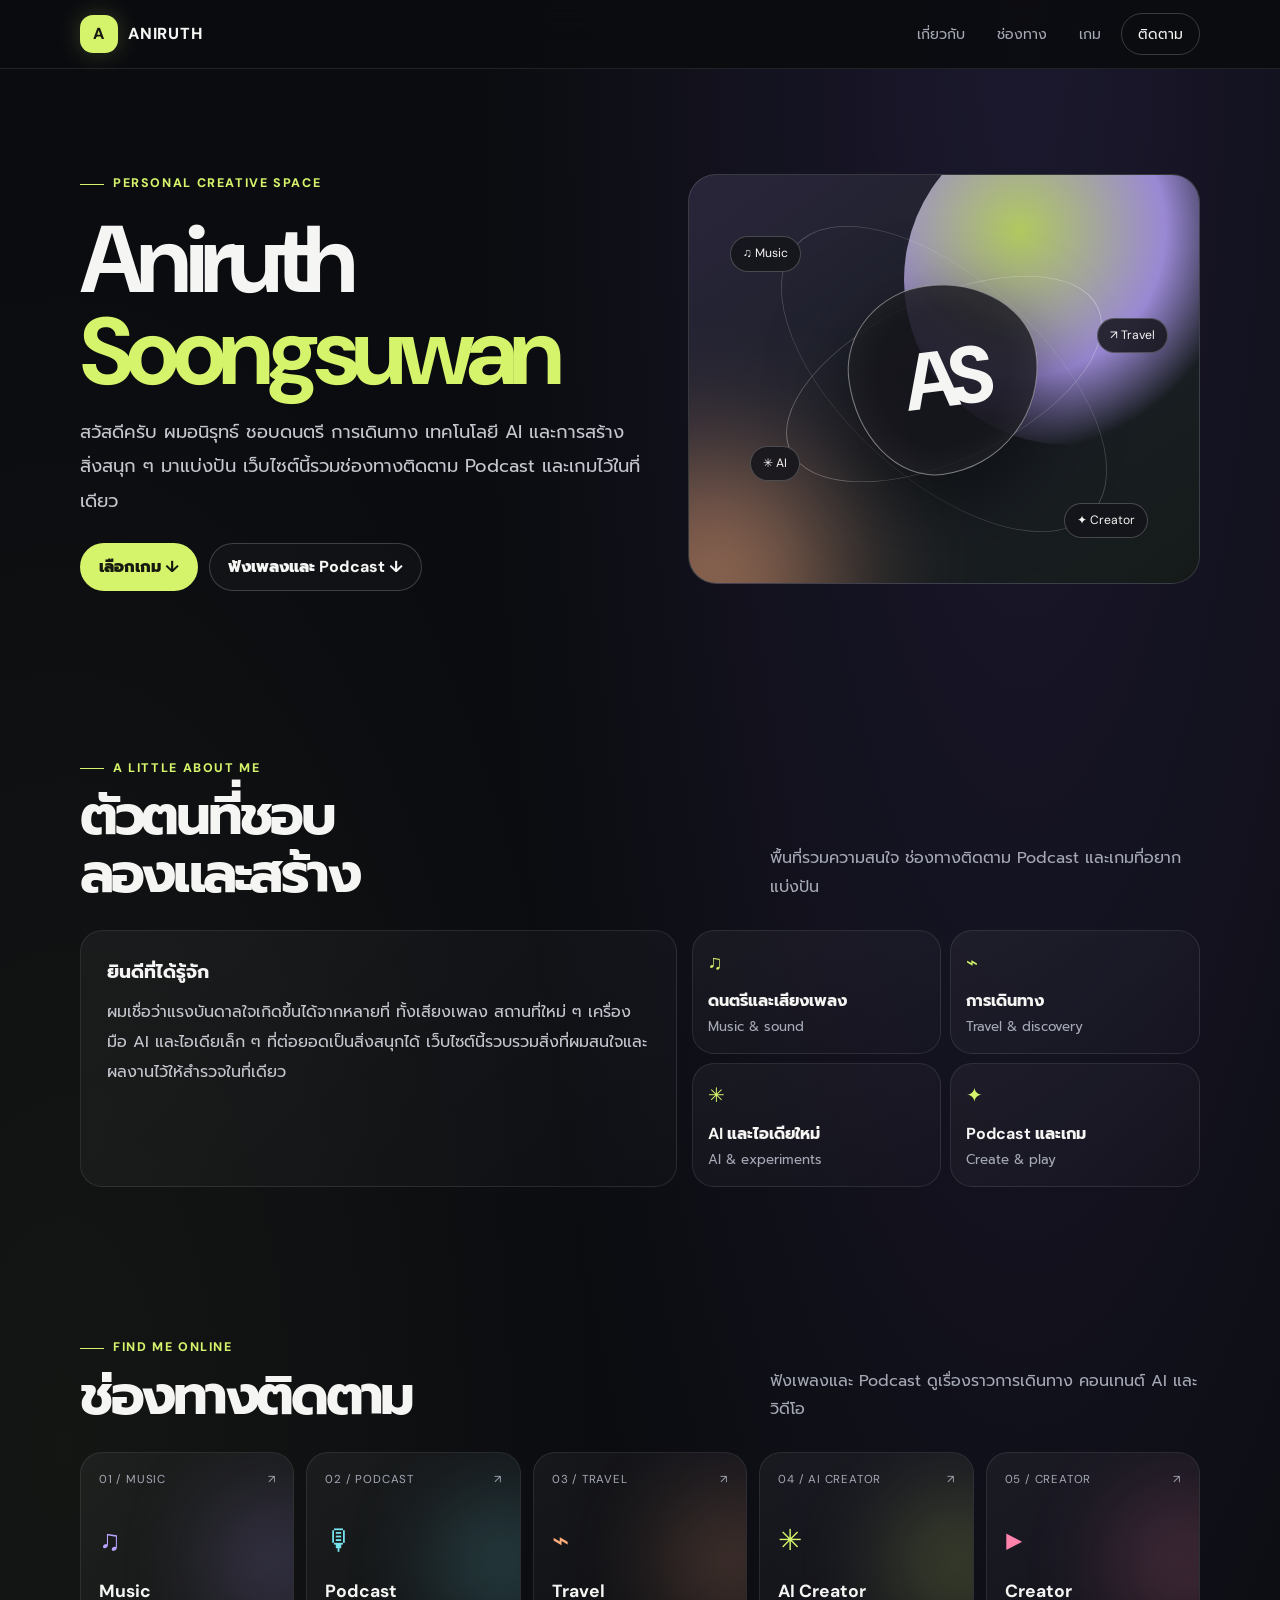
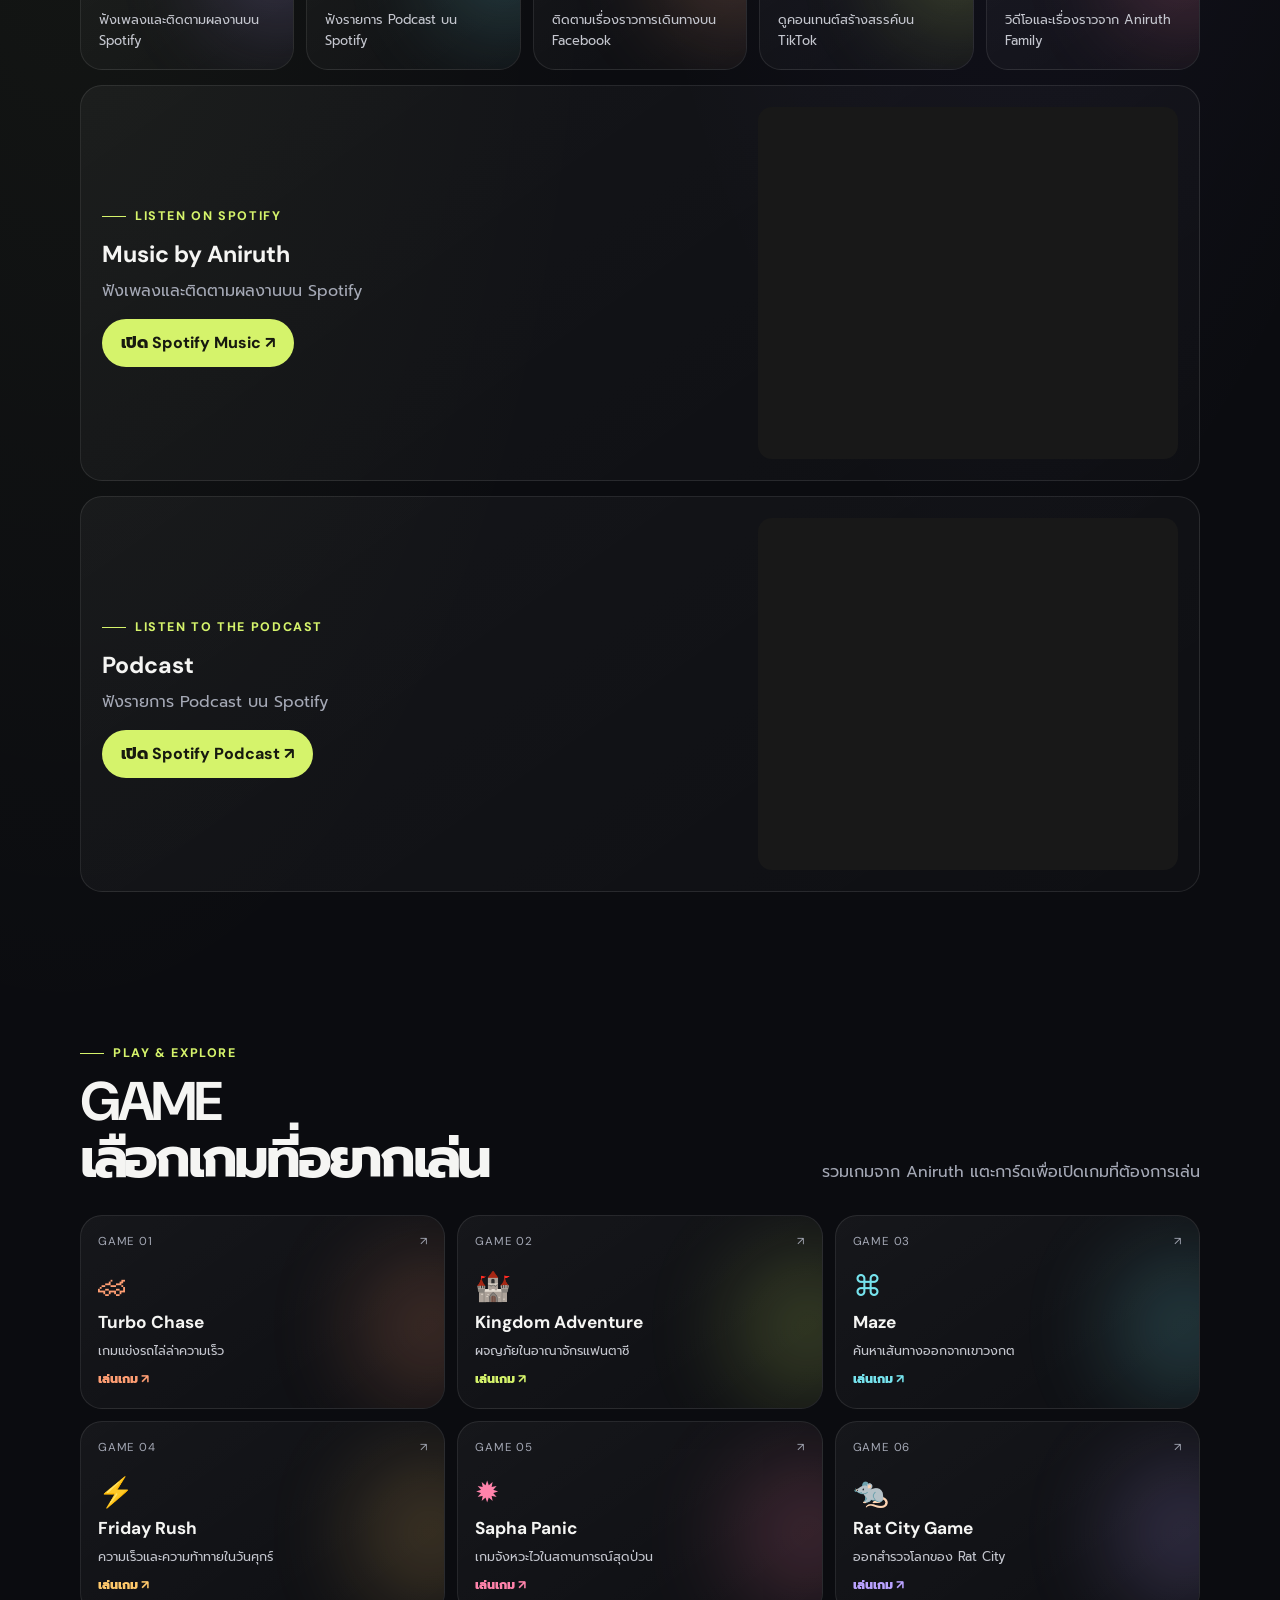
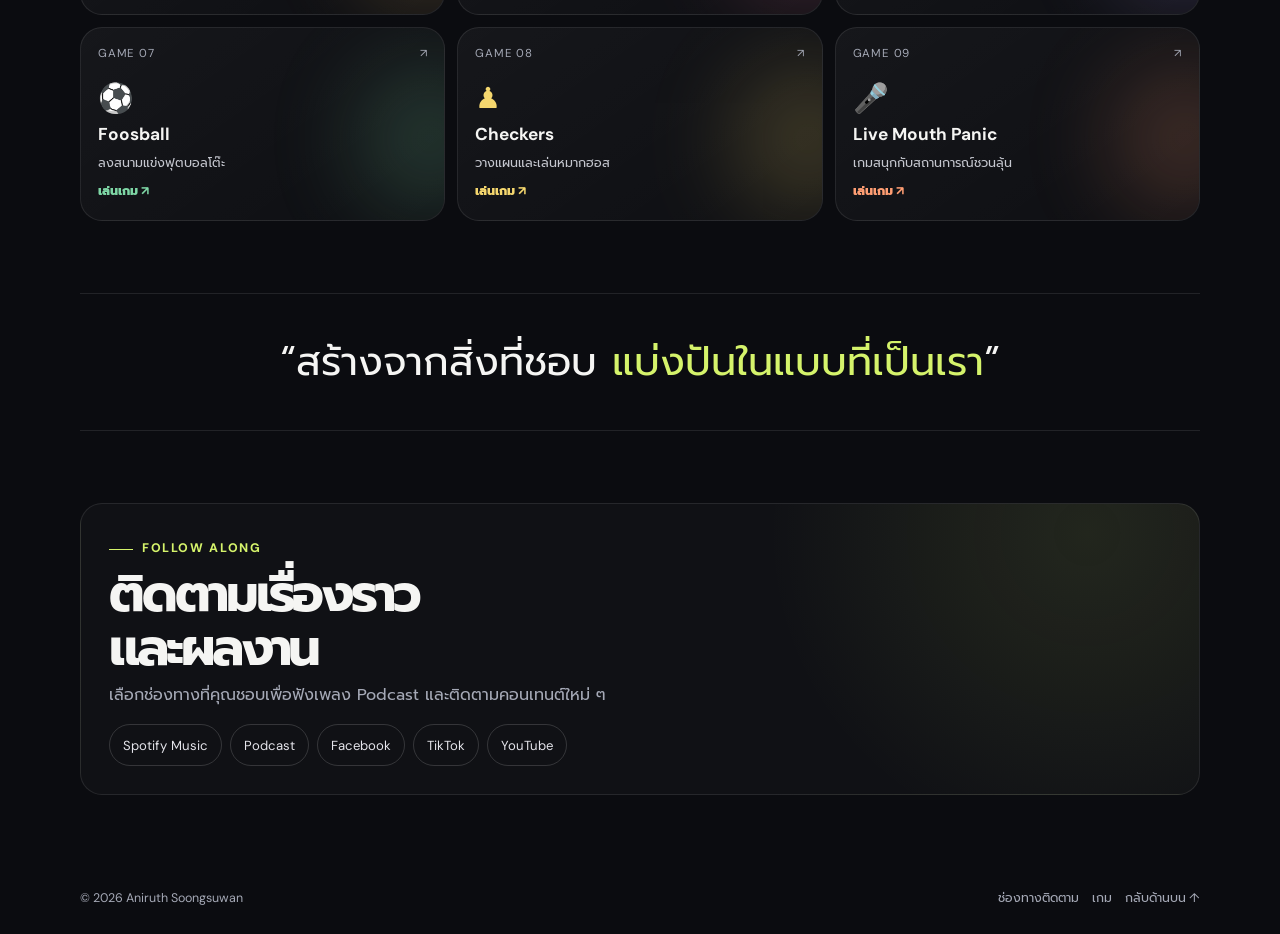
<file: index.html>
<!DOCTYPE html>
<html lang="th">
<head>
  <meta charset="UTF-8">
  <meta name="viewport" content="width=device-width, initial-scale=1, viewport-fit=cover">
  <meta name="theme-color" content="#0b0c10">
  <meta name="description" content="Aniruth Soongsuwan — Music, Travel, AI, Creator, Podcast and Games">
  <title>Aniruth Soongsuwan | Personal Website</title>

  <link rel="preconnect" href="https://fonts.googleapis.com">
  <link rel="preconnect" href="https://fonts.gstatic.com" crossorigin>
  <link href="https://fonts.googleapis.com/css2?family=DM+Sans:wght@400;500;600;700;800&family=Prompt:wght@300;400;500;600;700&display=swap" rel="stylesheet">

  <style>
    :root {
      color-scheme: dark;
      --bg: #0b0c10;
      --surface: #15171d;
      --surface-light: #1b1e26;
      --text: #f5f5f3;
      --muted: #a5a9b6;
      --lime: #d5f36b;
      --purple: #b9a2ff;
      --cyan: #76e3ed;
      --orange: #ffab7b;
      --pink: #ff83ab;
      --line: #ffffff18;
      --radius: 22px;
      --width: 1120px;
    }

    * { box-sizing: border-box; }

    html {
      scroll-behavior: smooth;
      scroll-padding-top: 90px;
      -webkit-text-size-adjust: 100%;
    }

    body {
      margin: 0;
      min-height: 100vh;
      color: var(--text);
      background:
        radial-gradient(ellipse at 80% 0%, #8c6dff20, transparent 34rem),
        radial-gradient(ellipse at 5% 35%, #d5f36b0b, transparent 34rem),
        var(--bg);
      font-family: "DM Sans", "Prompt", sans-serif;
      line-height: 1.6;
      -webkit-font-smoothing: antialiased;
    }

    a {
      color: inherit;
      text-decoration: none;
      -webkit-tap-highlight-color: transparent;
    }

    a:focus-visible {
      outline: 3px solid var(--lime);
      outline-offset: 4px;
    }

    .wrap {
      width: min(var(--width), calc(100% - 40px));
      margin-inline: auto;
    }

    .nav {
      position: sticky;
      top: 0;
      z-index: 10;
      padding-top: env(safe-area-inset-top);
      border-bottom: 1px solid var(--line);
      background: #0b0c10ed;
      backdrop-filter: blur(18px);
      -webkit-backdrop-filter: blur(18px);
    }

    .nav-inner {
      min-height: 68px;
      display: flex;
      align-items: center;
      justify-content: space-between;
      gap: 18px;
    }

    .brand {
      display: flex;
      align-items: center;
      gap: 10px;
      flex: 0 0 auto;
      font-weight: 800;
      letter-spacing: .05em;
    }

    .brand-mark {
      width: 38px;
      height: 38px;
      display: grid;
      place-items: center;
      border-radius: 13px;
      background: var(--lime);
      color: #17190f;
      box-shadow: 0 0 24px #d5f36b35;
    }

    .nav-links {
      display: flex;
      align-items: center;
      gap: 8px;
      overflow-x: auto;
      scrollbar-width: none;
      color: var(--muted);
      font-size: .88rem;
    }

    .nav-links::-webkit-scrollbar { display: none; }

    .nav-links a {
      min-height: 44px;
      display: inline-flex;
      align-items: center;
      justify-content: center;
      padding: 0 12px;
      white-space: nowrap;
    }

    .nav-links a:hover { color: var(--text); }

    .nav-links .nav-cta {
      min-height: 42px;
      padding: 0 16px;
      border: 1px solid #ffffff30;
      border-radius: 999px;
      color: var(--text);
    }

    .hero {
      min-height: 610px;
      display: grid;
      grid-template-columns: 1.05fr .95fr;
      align-items: center;
      gap: 42px;
      padding: 65px 0 55px;
    }

    .eyebrow {
      display: inline-flex;
      align-items: center;
      gap: 9px;
      color: var(--lime);
      font-size: .78rem;
      font-weight: 800;
      letter-spacing: .13em;
      text-transform: uppercase;
    }

    .eyebrow::before {
      content: "";
      width: 24px;
      height: 1px;
      background: currentColor;
    }

    h1, h2, h3, p { margin-top: 0; }

    h1 {
      margin: 20px 0 17px;
      font-size: clamp(3rem, 7.4vw, 6.2rem);
      line-height: .97;
      letter-spacing: -.07em;
      overflow-wrap: anywhere;
    }

    h1 span {
      display: block;
      color: var(--lime);
    }

    .hero-copy {
      max-width: 560px;
      margin-bottom: 0;
      color: #c5c7cf;
      font-family: "Prompt", sans-serif;
      font-size: clamp(1rem, 2vw, 1.13rem);
      line-height: 1.9;
    }

    .hero-actions {
      display: flex;
      flex-wrap: wrap;
      gap: 11px;
      margin-top: 25px;
    }

    .button {
      min-height: 48px;
      display: inline-flex;
      align-items: center;
      justify-content: center;
      gap: 8px;
      padding: 0 18px;
      border: 1px solid transparent;
      border-radius: 999px;
      font-weight: 800;
      transition: transform .2s ease, border-color .2s ease, background .2s ease;
      -webkit-tap-highlight-color: transparent;
    }

    .button:hover { transform: translateY(-2px); }

    .button-primary {
      background: var(--lime);
      color: #17190f;
    }

    .button-secondary {
      border-color: #ffffff30;
      background: #ffffff06;
    }

    .hero-art {
      position: relative;
      min-height: 410px;
      overflow: hidden;
      border: 1px solid #ffffff20;
      border-radius: 28px;
      background: linear-gradient(145deg, #29253a, #1b2027 55%, #151a19);
      isolation: isolate;
    }

    .hero-art::before,
    .hero-art::after {
      content: "";
      position: absolute;
      z-index: -1;
      border-radius: 50%;
      pointer-events: none;
    }

    .hero-art::before {
      width: 330px;
      height: 330px;
      top: -60px;
      right: -35px;
      background: radial-gradient(circle at 35% 35%, var(--lime), var(--purple) 48%, transparent 73%);
      opacity: .8;
    }

    .hero-art::after {
      width: 230px;
      height: 230px;
      left: -90px;
      bottom: -110px;
      background: var(--orange);
      filter: blur(70px);
      opacity: .6;
    }

    .orbit {
      position: absolute;
      z-index: -1;
      top: 50%;
      left: 50%;
      width: 340px;
      height: 340px;
      border: 1px solid #ffffff55;
      border-radius: 50%;
      transform: translate(-50%, -50%) rotate(-25deg) scaleY(.48);
    }

    .orbit.second {
      width: 400px;
      height: 400px;
      border-color: #ffffff32;
      transform: translate(-50%, -50%) rotate(42deg) scaleY(.5);
    }

    .hero-center {
      position: absolute;
      inset: 0;
      display: grid;
      place-items: center;
    }

    .monogram {
      width: 190px;
      height: 190px;
      display: grid;
      place-items: center;
      border: 1px solid #ffffff70;
      border-radius: 47% 53% 57% 43% / 44% 43% 57% 56%;
      background: #15151bdd;
      box-shadow: 0 25px 80px #0008, inset 0 0 40px #ffffff10;
      font-size: 5rem;
      font-weight: 800;
      letter-spacing: -.12em;
      transform: rotate(-7deg);
    }

    .art-label {
      position: absolute;
      z-index: 1;
      padding: 7px 12px;
      border: 1px solid #ffffff38;
      border-radius: 999px;
      background: #15151bd9;
      font-size: .76rem;
      backdrop-filter: blur(8px);
    }

    .label-music { top: 15%; left: 8%; }
    .label-travel { top: 35%; right: 6%; }
    .label-ai { bottom: 25%; left: 12%; }
    .label-creator { right: 10%; bottom: 11%; }

    section { padding: 72px 0; }

    .section-head {
      display: flex;
      justify-content: space-between;
      align-items: end;
      gap: 24px;
      margin-bottom: 28px;
    }

    .section-head h2 {
      margin: 9px 0 0;
      font-size: clamp(2rem, 5vw, 3.4rem);
      line-height: 1.05;
      letter-spacing: -.06em;
    }

    .section-head > p {
      max-width: 430px;
      margin: 0;
      color: var(--muted);
      font-family: "Prompt", sans-serif;
      line-height: 1.8;
    }

    .panel {
      border: 1px solid var(--line);
      border-radius: var(--radius);
      background: linear-gradient(145deg, #ffffff0b, #ffffff04);
    }

    .about-grid {
      display: grid;
      grid-template-columns: 1.08fr .92fr;
      gap: 15px;
    }

    .about-card {
      min-height: 245px;
      padding: 26px;
    }

    .about-card h3 { margin-bottom: 10px; }

    .about-card p {
      margin: 0;
      color: #c5c7cf;
      font-family: "Prompt", sans-serif;
      line-height: 1.9;
    }

    .values {
      display: grid;
      grid-template-columns: 1fr 1fr;
      gap: 9px;
    }

    .value-card {
      min-height: 116px;
      padding: 15px;
    }

    .value-icon {
      display: block;
      margin-bottom: 10px;
      color: var(--lime);
      font-size: 1.25rem;
    }

    .value-card strong { display: block; }

    .value-card small {
      display: block;
      margin-top: 3px;
      color: var(--muted);
      font-family: "Prompt", sans-serif;
    }

    .link-grid {
      display: grid;
      grid-template-columns: repeat(5, minmax(0, 1fr));
      gap: 12px;
    }

    .link-card,
    .game-card {
      --accent: var(--lime);
      position: relative;
      display: flex;
      flex-direction: column;
      justify-content: space-between;
      min-width: 0;
      overflow: hidden;
      border: 1px solid var(--line);
      border-radius: var(--radius);
      background: linear-gradient(145deg, #ffffff0c, #ffffff04);
      transition: transform .2s ease, border-color .2s ease;
    }

    .link-card {
      min-height: 218px;
      padding: 18px;
    }

    .link-card::after,
    .game-card::after {
      content: "";
      position: absolute;
      z-index: 0;
      top: 38px;
      right: -58px;
      width: 145px;
      height: 145px;
      border-radius: 50%;
      background: var(--accent);
      filter: blur(48px);
      opacity: .22;
      pointer-events: none;
    }

    .link-card:hover,
    .game-card:hover {
      transform: translateY(-4px);
      border-color: #ffffff55;
    }

    .card-top,
    .card-bottom {
      position: relative;
      z-index: 1;
    }

    .card-top {
      display: flex;
      align-items: center;
      justify-content: space-between;
      color: var(--muted);
      font-size: .72rem;
      letter-spacing: .07em;
    }

    .card-icon {
      display: block;
      margin-top: 14px;
      color: var(--accent);
      font-size: 1.8rem;
    }

    .card-bottom h3 {
      margin: 0 0 5px;
      font-size: 1.1rem;
    }

    .card-bottom p {
      margin: 0;
      color: #c5c7cf;
      font-family: "Prompt", sans-serif;
      font-size: .8rem;
      line-height: 1.6;
    }

    .spotify-card {
      display: grid;
      grid-template-columns: 1fr minmax(280px, 420px);
      align-items: center;
      gap: 22px;
      margin-top: 15px;
      padding: 21px;
    }

    .spotify-card h3 {
      margin: 9px 0 6px;
      font-size: 1.45rem;
    }

    .spotify-card p {
      margin: 0;
      color: var(--muted);
      font-family: "Prompt", sans-serif;
    }

    .spotify-card .button { margin-top: 15px; }

    .spotify-player {
      display: block;
      width: 100%;
      height: 352px;
      border: 0;
      border-radius: 14px;
      background: #181818;
    }

    .games-grid {
      display: grid;
      grid-template-columns: repeat(3, minmax(0, 1fr));
      gap: 12px;
    }

    .game-card {
      min-height: 178px;
      padding: 17px;
    }

    .game-card .card-icon { margin-top: 12px; }

    .game-card h3 {
      margin: 0 0 4px;
      font-size: 1.08rem;
      overflow-wrap: anywhere;
    }

    .game-card p {
      margin: 0;
      color: #c5c7cf;
      font-family: "Prompt", sans-serif;
      font-size: .79rem;
    }

    .play-label {
      display: inline-block;
      margin-top: 9px;
      color: var(--accent);
      font-size: .78rem;
      font-weight: 800;
    }

    .quote {
      padding: 38px 0;
      border-top: 1px solid var(--line);
      border-bottom: 1px solid var(--line);
      text-align: center;
    }

    .quote p {
      max-width: 800px;
      margin: 0 auto;
      font-family: "Prompt", sans-serif;
      font-size: clamp(1.45rem, 4vw, 2.5rem);
      line-height: 1.5;
    }

    .quote span { color: var(--lime); }

    .contact-card {
      padding: 28px;
      background: radial-gradient(circle at 90% 10%, #d5f36b18, transparent 20rem), #ffffff06;
    }

    .contact-card h2 {
      margin: 8px 0;
      font-size: clamp(2rem, 5vw, 3.2rem);
      line-height: 1.05;
      letter-spacing: -.06em;
    }

    .contact-card p {
      max-width: 600px;
      margin: 0;
      color: var(--muted);
      font-family: "Prompt", sans-serif;
    }

    .social-links {
      display: flex;
      flex-wrap: wrap;
      gap: 8px;
      margin-top: 16px;
    }

    .social-pill {
      min-height: 42px;
      display: inline-flex;
      align-items: center;
      padding: 7px 13px;
      border: 1px solid #ffffff27;
      border-radius: 999px;
      color: #e5e5eb;
      font-size: .82rem;
    }

    .social-pill:hover {
      border-color: var(--lime);
      color: var(--lime);
    }

    footer {
      display: flex;
      justify-content: space-between;
      gap: 14px;
      padding: 22px 0 max(25px, env(safe-area-inset-bottom));
      color: var(--muted);
      font-size: .78rem;
    }

    .footer-links {
      display: flex;
      flex-wrap: wrap;
      gap: 13px;
    }

    .footer-links a:hover { color: var(--lime); }

    @media (max-width: 900px) {
      .hero {
        min-height: auto;
        grid-template-columns: 1fr;
        gap: 28px;
        padding: 55px 0 42px;
      }

      .hero-art { min-height: 350px; }
      .about-grid { grid-template-columns: 1fr; }
      .link-grid { grid-template-columns: repeat(3, minmax(0, 1fr)); }
      .games-grid { grid-template-columns: repeat(2, minmax(0, 1fr)); }
      .section-head { align-items: flex-start; flex-direction: column; }
      .spotify-card { grid-template-columns: 1fr; }
      section { padding: 58px 0; }
    }

    @media (max-width: 560px) {
      .wrap { width: calc(100% - 28px); }

      .nav-inner {
        min-height: 60px;
        flex-wrap: wrap;
        gap: 0;
        padding-bottom: 7px;
      }

      .brand { min-height: 54px; }

      .nav-links {
        width: 100%;
        justify-content: flex-start;
        gap: 4px;
        margin: 0 -2px;
        padding-bottom: 1px;
        font-size: .78rem;
      }

      .nav-links a {
        min-height: 40px;
        padding-inline: 10px;
      }

      .nav-links .nav-cta {
        min-height: 38px;
        padding-inline: 13px;
      }

      .hero { padding-top: 40px; }
      h1 { font-size: clamp(2.8rem, 14vw, 4.5rem); }
      .hero-art { min-height: 290px; border-radius: 23px; }
      .monogram { width: 145px; height: 145px; font-size: 3.9rem; }
      .art-label { padding: 6px 9px; font-size: .68rem; }

      .about-card { min-height: auto; padding: 20px; }
      .value-card { min-height: 108px; padding: 13px; }

      .link-grid,
      .games-grid {
        grid-template-columns: repeat(2, minmax(0, 1fr));
        gap: 9px;
      }

      .link-card,
      .game-card {
        padding: 13px;
        border-radius: 18px;
      }

      .link-card { min-height: 185px; }
      .game-card { min-height: 165px; }

      .card-bottom h3,
      .game-card h3 { font-size: .98rem; }

      .card-bottom p,
      .game-card p { font-size: .73rem; }

      .spotify-card { padding: 15px; }
      .spotify-player { height: 352px; }
      .contact-card { padding: 21px; }
      footer { flex-direction: column; }
    }

    @media (max-width: 360px) {
      .wrap { width: calc(100% - 22px); }
      .nav-links { gap: 1px; }
      .nav-links a { padding-inline: 8px; }
      .link-card,
      .game-card { padding: 11px; }
      .link-card { min-height: 175px; }
      .game-card { min-height: 155px; }
    }

    @media (prefers-reduced-motion: reduce) {
      html { scroll-behavior: auto; }
      *, *::before, *::after { transition-duration: .01ms !important; }
    }
  </style>
</head>

<body>
  <header class="nav">
    <div class="wrap nav-inner">
      <a class="brand" href="#home" aria-label="กลับหน้าแรก">
        <span class="brand-mark">A</span>
        <span>ANIRUTH</span>
      </a>

      <nav class="nav-links" aria-label="เมนูหลัก">
        <a href="#about">เกี่ยวกับ</a>
        <a href="#links">ช่องทาง</a>
        <a href="#games">เกม</a>
        <a class="nav-cta" href="#contact">ติดตาม</a>
      </nav>
    </div>
  </header>

  <main class="wrap">
    <section class="hero" id="home">
      <div>
        <span class="eyebrow">Personal creative space</span>
        <h1>Aniruth <span>Soongsuwan</span></h1>
        <p class="hero-copy">
          สวัสดีครับ ผมอนิรุทธ์ ชอบดนตรี การเดินทาง เทคโนโลยี AI
          และการสร้างสิ่งสนุก ๆ มาแบ่งปัน เว็บไซต์นี้รวมช่องทางติดตาม
          Podcast และเกมไว้ในที่เดียว
        </p>
        <div class="hero-actions">
          <a class="button button-primary" href="#games">เลือกเกม ↓</a>
          <a class="button button-secondary" href="#links">ฟังเพลงและ Podcast ↓</a>
        </div>
      </div>

      <div class="hero-art" role="img" aria-label="กราฟิกแทนดนตรี การเดินทาง AI และครีเอเตอร์">
        <div class="orbit"></div>
        <div class="orbit second"></div>
        <span class="art-label label-music">♫ Music</span>
        <span class="art-label label-travel">↗ Travel</span>
        <span class="art-label label-ai">✳ AI</span>
        <span class="art-label label-creator">✦ Creator</span>
        <div class="hero-center"><div class="monogram">AS</div></div>
      </div>
    </section>

    <section id="about">
      <div class="section-head">
        <div>
          <span class="eyebrow">A little about me</span>
          <h2>ตัวตนที่ชอบ<br>ลองและสร้าง</h2>
        </div>
        <p>พื้นที่รวมความสนใจ ช่องทางติดตาม Podcast และเกมที่อยากแบ่งปัน</p>
      </div>

      <div class="about-grid">
        <article class="panel about-card">
          <h3>ยินดีที่ได้รู้จัก</h3>
          <p>
            ผมเชื่อว่าแรงบันดาลใจเกิดขึ้นได้จากหลายที่ ทั้งเสียงเพลง
            สถานที่ใหม่ ๆ เครื่องมือ AI และไอเดียเล็ก ๆ ที่ต่อยอดเป็นสิ่งสนุกได้
            เว็บไซต์นี้รวบรวมสิ่งที่ผมสนใจและผลงานไว้ให้สำรวจในที่เดียว
          </p>
        </article>

        <div class="values">
          <article class="panel value-card">
            <span class="value-icon">♫</span>
            <strong>ดนตรีและเสียงเพลง</strong>
            <small>Music & sound</small>
          </article>
          <article class="panel value-card">
            <span class="value-icon">⌁</span>
            <strong>การเดินทาง</strong>
            <small>Travel & discovery</small>
          </article>
          <article class="panel value-card">
            <span class="value-icon">✳</span>
            <strong>AI และไอเดียใหม่</strong>
            <small>AI & experiments</small>
          </article>
          <article class="panel value-card">
            <span class="value-icon">✦</span>
            <strong>Podcast และเกม</strong>
            <small>Create & play</small>
          </article>
        </div>
      </div>
    </section>

    <section id="links">
      <div class="section-head">
        <div>
          <span class="eyebrow">Find me online</span>
          <h2>ช่องทางติดตาม</h2>
        </div>
        <p>ฟังเพลงและ Podcast ดูเรื่องราวการเดินทาง คอนเทนต์ AI และวิดีโอ</p>
      </div>

      <div class="link-grid">
        <a class="link-card" style="--accent:#b9a2ff"
           href="https://open.spotify.com/artist/424MUGESEhrJjHlenlg4rj?si=L63ZEbBoQPOG8HT2bH4LXA"
           target="_blank" rel="noopener noreferrer">
          <div class="card-top"><span>01 / MUSIC</span><span>↗</span></div>
          <span class="card-icon">♫</span>
          <div class="card-bottom">
            <h3>Music</h3>
            <p>ฟังเพลงและติดตามผลงานบน Spotify</p>
          </div>
        </a>

        <a class="link-card" style="--accent:#76e3ed"
           href="https://open.spotify.com/show/1d795WTqCXwrKXRVKH9Sxl?si=zyPNUAWGQkSqYlxMWmDyOA"
           target="_blank" rel="noopener noreferrer">
          <div class="card-top"><span>02 / PODCAST</span><span>↗</span></div>
          <span class="card-icon">🎙</span>
          <div class="card-bottom">
            <h3>Podcast</h3>
            <p>ฟังรายการ Podcast บน Spotify</p>
          </div>
        </a>

        <a class="link-card" style="--accent:#ffab7b"
           href="https://www.facebook.com/aniruth.soong"
           target="_blank" rel="noopener noreferrer">
          <div class="card-top"><span>03 / TRAVEL</span><span>↗</span></div>
          <span class="card-icon">⌁</span>
          <div class="card-bottom">
            <h3>Travel</h3>
            <p>ติดตามเรื่องราวการเดินทางบน Facebook</p>
          </div>
        </a>

        <a class="link-card" style="--accent:#d5f36b"
           href="https://www.tiktok.com/@aniruth4u"
           target="_blank" rel="noopener noreferrer">
          <div class="card-top"><span>04 / AI CREATOR</span><span>↗</span></div>
          <span class="card-icon">✳</span>
          <div class="card-bottom">
            <h3>AI Creator</h3>
            <p>ดูคอนเทนต์สร้างสรรค์บน TikTok</p>
          </div>
        </a>

        <a class="link-card" style="--accent:#ff83ab"
           href="https://www.youtube.com/@aniruthfamily"
           target="_blank" rel="noopener noreferrer">
          <div class="card-top"><span>05 / CREATOR</span><span>↗</span></div>
          <span class="card-icon">▶</span>
          <div class="card-bottom">
            <h3>Creator</h3>
            <p>วิดีโอและเรื่องราวจาก Aniruth Family</p>
          </div>
        </a>
      </div>

      <div class="panel spotify-card">
        <div>
          <span class="eyebrow">Listen on Spotify</span>
          <h3>Music by Aniruth</h3>
          <p>ฟังเพลงและติดตามผลงานบน Spotify</p>
          <a class="button button-primary"
             href="https://open.spotify.com/artist/424MUGESEhrJjHlenlg4rj?si=L63ZEbBoQPOG8HT2bH4LXA"
             target="_blank" rel="noopener noreferrer">
            เปิด Spotify Music ↗
          </a>
        </div>
        <iframe
          class="spotify-player"
          src="https://open.spotify.com/embed/artist/424MUGESEhrJjHlenlg4rj?utm_source=generator&amp;theme=0"
          title="Spotify Music player"
          loading="lazy"
          allow="autoplay; clipboard-write; encrypted-media; fullscreen; picture-in-picture"
          allowfullscreen>
        </iframe>
      </div>

      <div class="panel spotify-card">
        <div>
          <span class="eyebrow">Listen to the podcast</span>
          <h3>Podcast</h3>
          <p>ฟังรายการ Podcast บน Spotify</p>
          <a class="button button-primary"
             href="https://open.spotify.com/show/1d795WTqCXwrKXRVKH9Sxl?si=zyPNUAWGQkSqYlxMWmDyOA"
             target="_blank" rel="noopener noreferrer">
            เปิด Spotify Podcast ↗
          </a>
        </div>
        <iframe
          class="spotify-player"
          src="https://open.spotify.com/embed/show/1d795WTqCXwrKXRVKH9Sxl?utm_source=generator&amp;theme=0"
          title="Spotify Podcast player"
          loading="lazy"
          allow="autoplay; clipboard-write; encrypted-media; fullscreen; picture-in-picture"
          allowfullscreen>
        </iframe>
      </div>
    </section>

    <section id="games">
      <div class="section-head">
        <div>
          <span class="eyebrow">Play & explore</span>
          <h2>GAME<br>เลือกเกมที่อยากเล่น</h2>
        </div>
        <p>รวมเกมจาก Aniruth แตะการ์ดเพื่อเปิดเกมที่ต้องการเล่น</p>
      </div>

      <div class="games-grid">
        <a class="game-card" style="--accent:#ff9e73" href="https://aniruthsoongsuwan.online/turbo-chase/" target="_blank" rel="noopener noreferrer">
          <div class="card-top"><span>GAME 01</span><span>↗</span></div>
          <span class="card-icon">🏎</span>
          <div class="card-bottom"><h3>Turbo Chase</h3><p>เกมแข่งรถไล่ล่าความเร็ว</p><span class="play-label">เล่นเกม ↗</span></div>
        </a>

        <a class="game-card" style="--accent:#d5f36b" href="https://aniruthsoongsuwan.online/kingdom-adventure/" target="_blank" rel="noopener noreferrer">
          <div class="card-top"><span>GAME 02</span><span>↗</span></div>
          <span class="card-icon">🏰</span>
          <div class="card-bottom"><h3>Kingdom Adventure</h3><p>ผจญภัยในอาณาจักรแฟนตาซี</p><span class="play-label">เล่นเกม ↗</span></div>
        </a>

        <a class="game-card" style="--accent:#76e3ed" href="https://aniruthsoongsuwan.online/maze/" target="_blank" rel="noopener noreferrer">
          <div class="card-top"><span>GAME 03</span><span>↗</span></div>
          <span class="card-icon">⌘</span>
          <div class="card-bottom"><h3>Maze</h3><p>ค้นหาเส้นทางออกจากเขาวงกต</p><span class="play-label">เล่นเกม ↗</span></div>
        </a>

        <a class="game-card" style="--accent:#ffc96b" href="https://aniruthsoongsuwan.online/friday-rush/" target="_blank" rel="noopener noreferrer">
          <div class="card-top"><span>GAME 04</span><span>↗</span></div>
          <span class="card-icon">⚡</span>
          <div class="card-bottom"><h3>Friday Rush</h3><p>ความเร็วและความท้าทายในวันศุกร์</p><span class="play-label">เล่นเกม ↗</span></div>
        </a>

        <a class="game-card" style="--accent:#ff83ab" href="https://aniruthsoongsuwan.online/sapha-panic/" target="_blank" rel="noopener noreferrer">
          <div class="card-top"><span>GAME 05</span><span>↗</span></div>
          <span class="card-icon">✹</span>
          <div class="card-bottom"><h3>Sapha Panic</h3><p>เกมจังหวะไวในสถานการณ์สุดป่วน</p><span class="play-label">เล่นเกม ↗</span></div>
        </a>

        <a class="game-card" style="--accent:#b9a2ff" href="https://aniruthsoongsuwan.online/rat-city-game/" target="_blank" rel="noopener noreferrer">
          <div class="card-top"><span>GAME 06</span><span>↗</span></div>
          <span class="card-icon">🐀</span>
          <div class="card-bottom"><h3>Rat City Game</h3><p>ออกสำรวจโลกของ Rat City</p><span class="play-label">เล่นเกม ↗</span></div>
        </a>

        <a class="game-card" style="--accent:#7ed6a5" href="https://aniruthsoongsuwan.online/foosball/" target="_blank" rel="noopener noreferrer">
          <div class="card-top"><span>GAME 07</span><span>↗</span></div>
          <span class="card-icon">⚽</span>
          <div class="card-bottom"><h3>Foosball</h3><p>ลงสนามแข่งฟุตบอลโต๊ะ</p><span class="play-label">เล่นเกม ↗</span></div>
        </a>

        <a class="game-card" style="--accent:#f5d76e" href="https://aniruthsoongsuwan.online/checkers/" target="_blank" rel="noopener noreferrer">
          <div class="card-top"><span>GAME 08</span><span>↗</span></div>
          <span class="card-icon">♟</span>
          <div class="card-bottom"><h3>Checkers</h3><p>วางแผนและเล่นหมากฮอส</p><span class="play-label">เล่นเกม ↗</span></div>
        </a>

        <a class="game-card" style="--accent:#ff9e73" href="https://aniruthsoongsuwan.online/live-mouth-panic/" target="_blank" rel="noopener noreferrer">
          <div class="card-top"><span>GAME 09</span><span>↗</span></div>
          <span class="card-icon">🎤</span>
          <div class="card-bottom"><h3>Live Mouth Panic</h3><p>เกมสนุกกับสถานการณ์ชวนลุ้น</p><span class="play-label">เล่นเกม ↗</span></div>
        </a>
      </div>
    </section>

    <div class="quote">
      <p>“สร้างจากสิ่งที่ชอบ <span>แบ่งปันในแบบที่เป็นเรา</span>”</p>
    </div>

    <section id="contact">
      <div class="panel contact-card">
        <span class="eyebrow">Follow along</span>
        <h2>ติดตามเรื่องราว<br>และผลงาน</h2>
        <p>เลือกช่องทางที่คุณชอบเพื่อฟังเพลง Podcast และติดตามคอนเทนต์ใหม่ ๆ</p>

        <div class="social-links">
          <a class="social-pill" href="https://open.spotify.com/artist/424MUGESEhrJjHlenlg4rj?si=L63ZEbBoQPOG8HT2bH4LXA" target="_blank" rel="noopener noreferrer">Spotify Music</a>
          <a class="social-pill" href="https://open.spotify.com/show/1d795WTqCXwrKXRVKH9Sxl?si=zyPNUAWGQkSqYlxMWmDyOA" target="_blank" rel="noopener noreferrer">Podcast</a>
          <a class="social-pill" href="https://www.facebook.com/aniruth.soong" target="_blank" rel="noopener noreferrer">Facebook</a>
          <a class="social-pill" href="https://www.tiktok.com/@aniruth4u" target="_blank" rel="noopener noreferrer">TikTok</a>
          <a class="social-pill" href="https://www.youtube.com/@aniruthfamily" target="_blank" rel="noopener noreferrer">YouTube</a>
        </div>
      </div>
    </section>
  </main>

  <footer class="wrap">
    <span>© <span id="year"></span> Aniruth Soongsuwan</span>
    <div class="footer-links">
      <a href="#links">ช่องทางติดตาม</a>
      <a href="#games">เกม</a>
      <a href="#home">กลับด้านบน ↑</a>
    </div>
  </footer>

  <script>
    document.getElementById("year").textContent = new Date().getFullYear();
  </script>
</body>
</html>
</file>
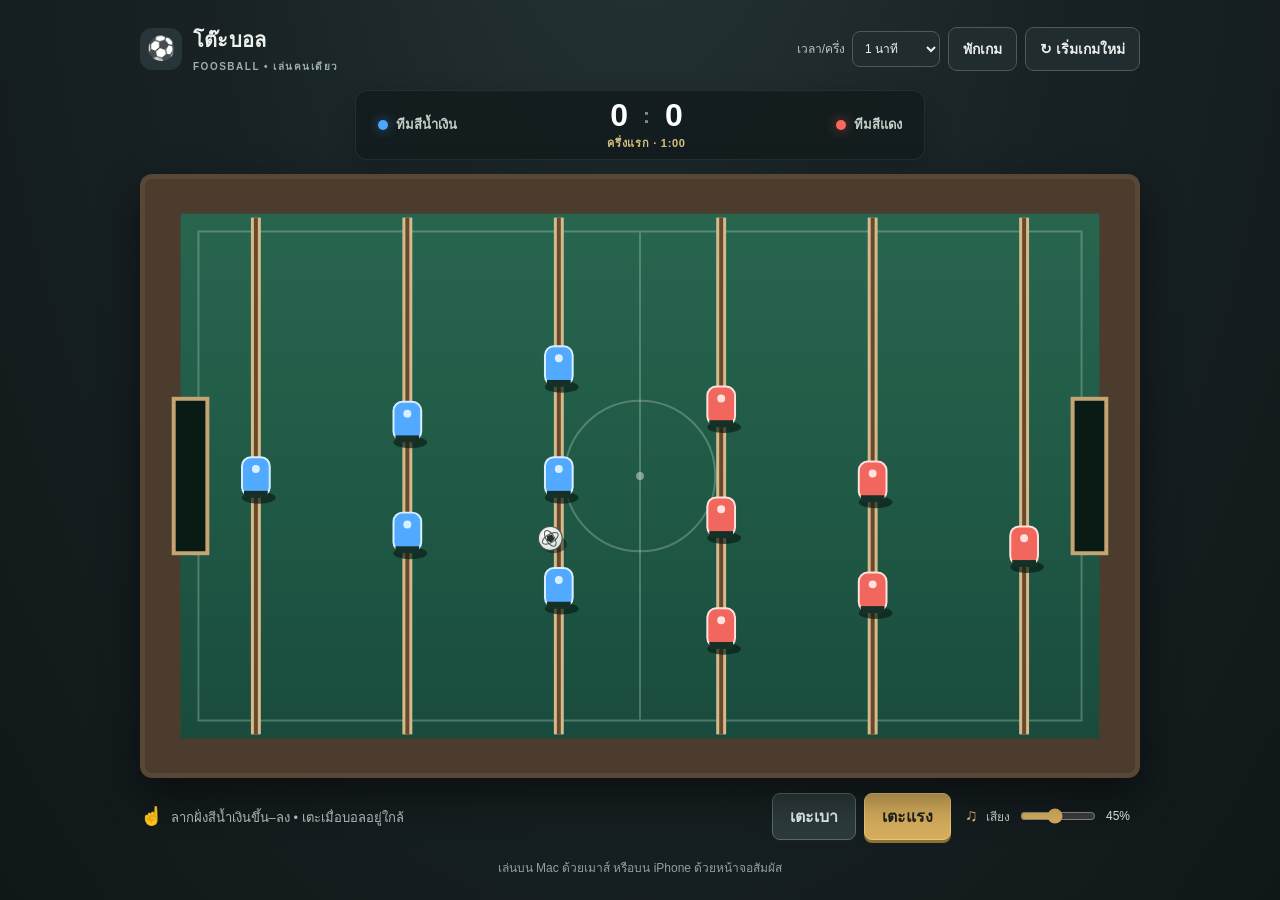
<file: foosball/index.html>
<!doctype html>
<html lang="th">
<head>
  <meta charset="UTF-8">
  <meta name="viewport" content="width=device-width, initial-scale=1.0">
  <title>โต๊ะบอล Foosball</title>

  <link rel="stylesheet" href="./styles.css">
  <script src="./game.js" defer></script>
</head>

<body>
  <main class="game-shell">
    <header class="topbar">
      <div class="brand">
        <div class="brand-icon">⚽</div>
        <div>
          <h1>โต๊ะบอล</h1>
          <p>FOOSBALL • เล่นคนเดียว</p>
        </div>
      </div>

      <div class="header-actions">
        <label class="duration-control" for="halfDuration">
          เวลา/ครึ่ง
          <select id="halfDuration">
            <option value="45">45 วิ</option>
            <option value="60" selected>1 นาที</option>
            <option value="90">1:30 นาที</option>
          </select>
        </label>

        <button id="matchToggle" class="reset-button" type="button">
          พักเกม
        </button>

        <button id="resetButton" class="reset-button" type="button">
          ↻ เริ่มเกมใหม่
        </button>
      </div>
    </header>

    <section class="scoreboard">
      <div class="team-name">
        <span class="team-dot"></span>
        <span>ทีมสีน้ำเงิน</span>
      </div>

      <div class="score-center">
        <div class="score">
          <strong id="blueScore">0</strong>
          <i>:</i>
          <strong id="redScore">0</strong>
        </div>
        <div id="matchClock" class="match-clock">ครึ่งแรก · 01:00</div>
      </div>

      <div class="team-name red-name">
        <span class="team-dot"></span>
        <span>ทีมสีแดง</span>
      </div>
    </section>

    <section class="table-wrap">
      <div id="goalFlash" class="goal-flash"></div>
      <div id="eventBanner" class="event-banner"></div>
      <div id="matchOverlay" class="match-overlay"></div>

      <canvas
        id="gameCanvas"
        width="1000"
        height="600"
        aria-label="เกมโต๊ะบอล"
      ></canvas>
    </section>

    <section class="controls-row">
      <p class="hint">
        <span>☝</span>
        ลากฝั่งสีน้ำเงินขึ้น–ลง • เตะเมื่อบอลอยู่ใกล้
      </p>

      <div class="kick-controls">
        <button id="softKickButton" class="kick-button kick-light" type="button">
          เตะเบา
        </button>

        <button id="kickButton" class="kick-button" type="button">
          เตะแรง
        </button>
      </div>

      <label class="volume-control" for="volumeSlider">
        <span>♫</span>
        เสียง
        <input id="volumeSlider" type="range" min="0" max="100" value="45">
        <output id="volumeValue">45%</output>
      </label>
    </section>

    <footer>
      เล่นบน Mac ด้วยเมาส์ หรือบน iPhone ด้วยหน้าจอสัมผัส
    </footer>
  </main>
</body>
</html>
</file>
<file: foosball/styles.css>
* { box-sizing: border-box; }
:root { color-scheme: dark; font-family: -apple-system, BlinkMacSystemFont, "Segoe UI", sans-serif; background: #111719; color: #edf0ed; }
body { margin: 0; min-height: 100vh; min-height: 100svh; background: radial-gradient(ellipse at 50% -20%, #263436 0%, #182224 48%, #101719 100%); display: grid; place-items: center; padding: 20px; }
button { font: inherit; color: inherit; cursor: pointer; -webkit-tap-highlight-color: transparent; }
.game-shell { width: min(100%, 1000px); }
.topbar { display: flex; align-items: center; justify-content: space-between; gap: 12px; margin: 0 0 16px; }
.header-actions { display: flex; align-items: center; gap: 8px; }
.brand { display: flex; align-items: center; gap: 11px; }
.brand-icon { display: grid; place-items: center; width: 42px; height: 42px; border-radius: 12px; background: #273538; font-size: 23px; }
h1 { margin: 0; font-size: 20px; letter-spacing: .2px; }
.brand p { margin: 3px 0 0; font-size: 10px; letter-spacing: 1.5px; color: #9daead; font-weight: 700; }
.reset-button { border: 1px solid #4b5a5b; background: #202c2e; border-radius: 9px; padding: 10px 14px; font-size: 14px; font-weight: 650; }
.reset-button:hover { background: #2b3a3c; }
.duration-control { display: flex; align-items: center; gap: 7px; color: #b9c3c1; font-size: 12px; white-space: nowrap; }
.duration-control select { border: 1px solid #4b5a5b; border-radius: 8px; background: #202c2e; color: #edf0ed; padding: 9px 8px; font: inherit; }
.scoreboard { max-width: 570px; height: 70px; margin: 0 auto 14px; display: flex; justify-content: space-between; align-items: center; padding: 0 22px; border: 1px solid #ffffff14; border-radius: 12px; background: #121c1dd9; box-shadow: 0 8px 26px #0003; }
.team-name { display: flex; align-items: center; gap: 8px; font-size: 13px; font-weight: 700; color: #c4d0c8; white-space: nowrap; }
.team-dot { width: 10px; height: 10px; border-radius: 50%; background: #4aa6ff; box-shadow: 0 0 12px #4aa6ff8a; }
.red-name .team-dot { background: #ff665c; box-shadow: 0 0 12px #ff665c8a; }
.score { display: flex; gap: 15px; align-items: center; font-size: 32px; font-variant-numeric: tabular-nums; font-weight: 800; color: #fff; }
.score i { font-size: 21px; color: #779083; font-style: normal; }
.score-center { display: grid; justify-items: center; gap: 0; }
.match-clock { color: #d9c27e; font-size: 11px; font-weight: 750; letter-spacing: .7px; font-variant-numeric: tabular-nums; }
.table-wrap { position: relative; overflow: hidden; border-radius: 12px; border: 5px solid #594735; box-shadow: 0 18px 42px #0007, inset 0 0 0 2px #d4a67530; background: #245d48; }
.table-wrap::after { content: ""; position: absolute; z-index: 1; inset: 0; pointer-events: none; opacity: 0; transition: opacity .4s; background: linear-gradient(180deg, #d7bd7740, transparent 20%, transparent 80%, #d7bd7740), radial-gradient(ellipse at 50% 0%, #fff5d52b, transparent 55%); }
.table-wrap.special-mode { border-color: #9c8957; box-shadow: 0 0 24px #dfbd5c55, 0 18px 42px #0007; }
.table-wrap.special-mode::after { opacity: .9; background: linear-gradient(180deg, #e1bf653e, transparent 24%, transparent 76%, #e1bf653e), radial-gradient(ellipse at 50% 0%, #fff3c238, transparent 58%); }
.table-wrap.urgent-mode { border-color: #bc6c56; animation: tablePulse 1.2s ease-in-out infinite alternate; }
.table-wrap.urgent-mode::after { opacity: .85; background: linear-gradient(180deg, #ed786b45, transparent 19%, transparent 81%, #ed786b45), radial-gradient(ellipse at 50% 0%, #ff9d6840, transparent 58%); }
@keyframes tablePulse { from { box-shadow: 0 0 10px #e3795a38, 0 18px 42px #0007; } to { box-shadow: 0 0 31px #e3795a8a, 0 18px 42px #0007; } }
canvas { display: block; width: 100%; height: auto; aspect-ratio: 5 / 3; touch-action: none; }
.goal-flash { z-index: 2; pointer-events: none; position: absolute; top: 6%; left: 0; right: 0; display: block; text-align: center; font-size: clamp(25px, 5vw, 48px); line-height: 1.1; font-weight: 900; color: #ffe08a; text-shadow: 0 3px 0 #7d411d, 0 5px 18px #000c; opacity: 0; transition: opacity .18s; }
.goal-flash.show { opacity: 1; }
.event-banner { z-index: 2; position: absolute; left: 50%; bottom: 7%; transform: translateX(-50%); padding: 9px 16px; border: 1px solid #e4ca7d88; border-radius: 999px; background: #111c20dd; color: #f2d98a; font-size: clamp(12px, 2.3vw, 18px); font-weight: 850; letter-spacing: 1px; white-space: nowrap; opacity: 0; transition: opacity .2s; pointer-events: none; }
.event-banner.show { opacity: 1; }
.match-overlay { z-index: 4; position: absolute; inset: 0; display: grid; place-items: center; padding: 20px; background: #071013bf; color: #f3e0a4; text-align: center; white-space: pre-line; font-size: clamp(26px, 6vw, 56px); font-weight: 900; text-shadow: 0 3px 18px #000; opacity: 0; visibility: hidden; transition: opacity .25s, visibility .25s; }
.match-overlay.show { opacity: 1; visibility: visible; }
.controls-row { display: flex; align-items: center; justify-content: space-between; gap: 14px; margin-top: 15px; }
.hint { flex: 1; margin: 0; color: #b9c3c1; font-size: 13px; line-height: 1.5; }
.hint span { font-size: 18px; margin-right: 5px; }
.kick-controls { display: flex; gap: 8px; }
.kick-button { flex: 0 0 auto; min-height: 42px; padding: 10px 17px; border: 1px solid #e8c777; border-radius: 8px; background: #d7ae5d; color: #1d211d; font-weight: 800; box-shadow: 0 3px 0 #8f7037; }
.kick-button:active { transform: translateY(2px); box-shadow: 0 1px 0 #8f7037; }
.kick-light { border-color: #596a68; background: #2c3a3b; color: #e5ece9; box-shadow: 0 3px 0 #182122; }
.volume-control { flex: 0 0 174px; display: flex; align-items: center; gap: 8px; color: #c5cfcc; font-size: 12px; }
.volume-control > span:first-child { color: #dfc17c; font-size: 17px; }
.volume-control input { width: 76px; accent-color: #d7ae5d; }
.volume-control output { min-width: 34px; color: #e9ece8; font-variant-numeric: tabular-nums; }
footer { text-align: center; margin-top: 18px; color: #91a09e; font-size: 12px; }
@media (max-width: 600px) {
  body { padding: max(12px, env(safe-area-inset-top)) 10px max(14px, env(safe-area-inset-bottom)); place-items: start center; }
  .topbar { margin-bottom: 11px; align-items: flex-start; flex-wrap: wrap; }
  .header-actions { margin-left: auto; gap: 6px; flex-wrap: wrap; justify-content: flex-end; }
  .brand-icon { width: 38px; height: 38px; }
  h1 { font-size: 18px; }
  .reset-button { padding: 9px 11px; font-size: 12px; }
  .duration-control { font-size: 10px; }
  .duration-control select { padding: 8px 5px; font-size: 11px; }
  .scoreboard { height: 58px; padding: 0 14px; margin-bottom: 10px; }
  .team-name { font-size: 11px; gap: 6px; }
  .score { font-size: 28px; gap: 10px; }
  .table-wrap { border-width: 4px; border-radius: 10px; }
  .controls-row { margin-top: 13px; display: grid; grid-template-columns: 1fr auto; gap: 10px 8px; }
  .hint { grid-column: 1 / -1; font-size: 11px; }
  .kick-controls { gap: 6px; }
  .kick-button { min-height: 40px; padding: 9px 12px; font-size: 12px; }
  .volume-control { flex-basis: auto; gap: 6px; font-size: 11px; }
  .volume-control input { width: clamp(48px, 16vw, 70px); }
  footer { margin-top: 14px; font-size: 11px; }
}
@media (max-width: 380px) {
  .header-actions { width: 100%; justify-content: space-between; }
  .controls-row { grid-template-columns: 1fr; }
  .kick-controls, .volume-control { justify-content: center; }
}
</file>
